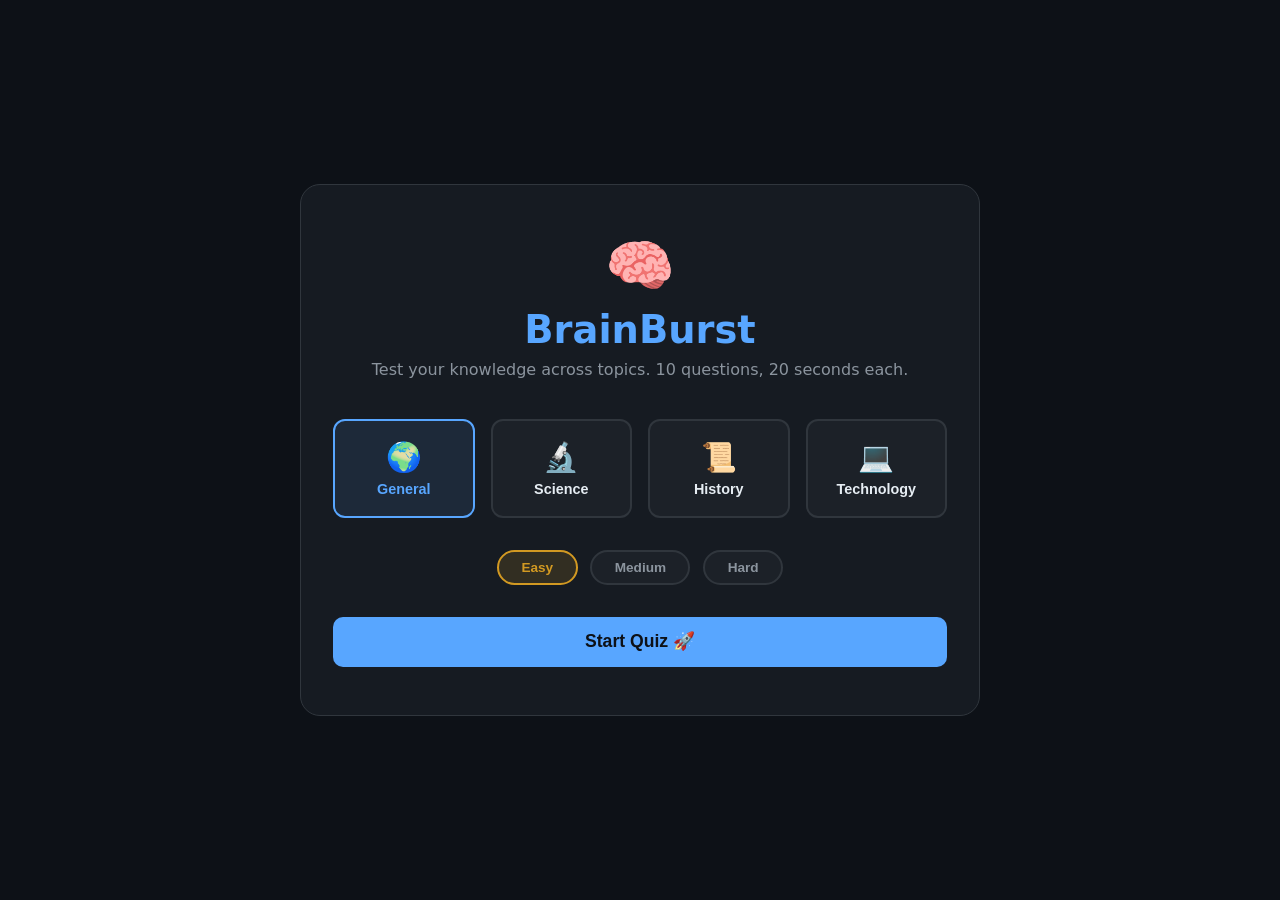
<file: javascriptfullstack/index.html>
<!DOCTYPE html>
<html lang="en">
<head>
  <meta charset="UTF-8" />
  <meta name="viewport" content="width=device-width, initial-scale=1.0"/>
  <title>BrainBurst – Quiz App</title>
  <style>
    * { margin: 0; padding: 0; box-sizing: border-box; }

    :root {
      --bg: #0d1117;
      --surface: #161b22;
      --card: #1c2128;
      --border: #30363d;
      --primary: #58a6ff;
      --green: #3fb950;
      --red: #f85149;
      --yellow: #d29922;
      --text: #e6edf3;
      --muted: #8b949e;
      --radius: 12px;
    }

    body {
      background: var(--bg);
      color: var(--text);
      font-family: 'Segoe UI', system-ui, sans-serif;
      min-height: 100vh;
      display: flex;
      align-items: center;
      justify-content: center;
      padding: 1rem;
    }

    .container {
      width: 100%;
      max-width: 680px;
    }

    /* ── Screens ── */
    .screen { display: none; }
    .screen.active { display: block; }

    /* ── Start Screen ── */
    .start-screen {
      text-align: center;
      background: var(--surface);
      border: 1px solid var(--border);
      border-radius: 20px;
      padding: 3rem 2rem;
    }

    .logo {
      font-size: 3.5rem;
      margin-bottom: 0.5rem;
    }

    .start-screen h1 {
      font-size: 2.4rem;
      font-weight: 800;
      color: var(--primary);
      margin-bottom: 0.5rem;
    }

    .start-screen p {
      color: var(--muted);
      margin-bottom: 2.5rem;
      font-size: 1rem;
    }

    .category-grid {
      display: grid;
      grid-template-columns: repeat(auto-fit, minmax(140px, 1fr));
      gap: 1rem;
      margin-bottom: 2rem;
    }

    .category-btn {
      background: var(--card);
      border: 2px solid var(--border);
      border-radius: var(--radius);
      padding: 1.2rem 0.8rem;
      color: var(--text);
      cursor: pointer;
      font-size: 0.9rem;
      font-weight: 600;
      transition: all 0.2s;
      text-align: center;
    }

    .category-btn .cat-icon { font-size: 1.8rem; display: block; margin-bottom: 0.4rem; }

    .category-btn:hover,
    .category-btn.selected {
      border-color: var(--primary);
      background: rgba(88, 166, 255, 0.1);
      color: var(--primary);
    }

    .difficulty-row {
      display: flex;
      gap: 0.8rem;
      justify-content: center;
      margin-bottom: 2rem;
    }

    .diff-btn {
      padding: 0.5rem 1.4rem;
      border-radius: 20px;
      border: 2px solid var(--border);
      background: var(--card);
      color: var(--muted);
      cursor: pointer;
      font-weight: 600;
      font-size: 0.85rem;
      transition: all 0.2s;
    }

    .diff-btn:hover { border-color: var(--yellow); color: var(--yellow); }
    .diff-btn.selected { border-color: var(--yellow); background: rgba(210,153,34,0.15); color: var(--yellow); }

    .btn-start {
      background: var(--primary);
      color: #0d1117;
      border: none;
      padding: 0.9rem 3rem;
      border-radius: 10px;
      font-size: 1.1rem;
      font-weight: 700;
      cursor: pointer;
      transition: opacity 0.2s, transform 0.2s;
      width: 100%;
    }

    .btn-start:hover { opacity: 0.88; transform: translateY(-2px); }

    /* ── Quiz Screen ── */
    .quiz-header {
      display: flex;
      justify-content: space-between;
      align-items: center;
      margin-bottom: 1.5rem;
      flex-wrap: wrap;
      gap: 0.5rem;
    }

    .q-counter {
      font-size: 0.85rem;
      color: var(--muted);
      font-weight: 600;
    }

    .score-badge {
      background: rgba(88,166,255,0.15);
      color: var(--primary);
      padding: 0.3rem 0.9rem;
      border-radius: 20px;
      font-weight: 700;
      font-size: 0.9rem;
    }

    .timer-bar-wrap {
      background: var(--border);
      border-radius: 4px;
      height: 6px;
      margin-bottom: 1.8rem;
      overflow: hidden;
    }

    .timer-bar {
      height: 100%;
      background: var(--primary);
      border-radius: 4px;
      transition: width 1s linear, background 0.3s;
    }

    .timer-text {
      text-align: right;
      font-size: 0.8rem;
      color: var(--muted);
      margin-top: 0.3rem;
      margin-bottom: 1rem;
    }

    .question-card {
      background: var(--surface);
      border: 1px solid var(--border);
      border-radius: 16px;
      padding: 2rem;
      margin-bottom: 1.5rem;
    }

    .question-label {
      font-size: 0.78rem;
      color: var(--primary);
      text-transform: uppercase;
      letter-spacing: 1px;
      font-weight: 700;
      margin-bottom: 0.8rem;
    }

    .question-text {
      font-size: 1.2rem;
      font-weight: 600;
      line-height: 1.55;
      color: var(--text);
    }

    .options-grid {
      display: grid;
      grid-template-columns: 1fr 1fr;
      gap: 0.9rem;
      margin-bottom: 1.5rem;
    }

    @media (max-width: 500px) {
      .options-grid { grid-template-columns: 1fr; }
    }

    .option-btn {
      background: var(--card);
      border: 2px solid var(--border);
      border-radius: var(--radius);
      padding: 1rem 1.2rem;
      color: var(--text);
      font-size: 0.95rem;
      font-weight: 500;
      cursor: pointer;
      text-align: left;
      transition: all 0.2s;
      display: flex;
      align-items: center;
      gap: 0.7rem;
    }

    .option-btn .opt-letter {
      width: 28px;
      height: 28px;
      border-radius: 50%;
      background: var(--border);
      display: flex;
      align-items: center;
      justify-content: center;
      font-size: 0.78rem;
      font-weight: 700;
      flex-shrink: 0;
      color: var(--muted);
    }

    .option-btn:hover:not(:disabled) {
      border-color: var(--primary);
      background: rgba(88,166,255,0.08);
    }

    .option-btn:hover:not(:disabled) .opt-letter {
      background: var(--primary);
      color: #0d1117;
    }

    .option-btn.correct {
      border-color: var(--green);
      background: rgba(63,185,80,0.12);
      color: var(--green);
    }

    .option-btn.correct .opt-letter {
      background: var(--green);
      color: #0d1117;
    }

    .option-btn.wrong {
      border-color: var(--red);
      background: rgba(248,81,73,0.12);
      color: var(--red);
    }

    .option-btn.wrong .opt-letter {
      background: var(--red);
      color: #fff;
    }

    .option-btn:disabled { cursor: not-allowed; opacity: 0.7; }

    .feedback-bar {
      text-align: center;
      font-size: 1rem;
      font-weight: 700;
      padding: 0.8rem;
      border-radius: 10px;
      margin-bottom: 1rem;
      display: none;
    }

    .feedback-bar.show { display: block; }
    .feedback-bar.correct-fb { background: rgba(63,185,80,0.15); color: var(--green); }
    .feedback-bar.wrong-fb  { background: rgba(248,81,73,0.15);  color: var(--red); }

    .btn-next {
      width: 100%;
      padding: 0.9rem;
      background: var(--primary);
      color: #0d1117;
      border: none;
      border-radius: 10px;
      font-size: 1rem;
      font-weight: 700;
      cursor: pointer;
      display: none;
      transition: opacity 0.2s;
    }

    .btn-next.show { display: block; }
    .btn-next:hover { opacity: 0.85; }

    /* ── Progress dots ── */
    .progress-dots {
      display: flex;
      gap: 6px;
      justify-content: center;
      margin-bottom: 1.5rem;
      flex-wrap: wrap;
    }

    .dot {
      width: 10px;
      height: 10px;
      border-radius: 50%;
      background: var(--border);
      transition: background 0.3s;
    }

    .dot.done-correct { background: var(--green); }
    .dot.done-wrong   { background: var(--red); }
    .dot.current      { background: var(--primary); }

    /* ── Result Screen ── */
    .result-screen {
      text-align: center;
      background: var(--surface);
      border: 1px solid var(--border);
      border-radius: 20px;
      padding: 3rem 2rem;
    }

    .result-emoji { font-size: 4rem; margin-bottom: 1rem; }

    .result-screen h2 {
      font-size: 2rem;
      font-weight: 800;
      margin-bottom: 0.5rem;
    }

    .result-screen p.subtitle {
      color: var(--muted);
      margin-bottom: 2rem;
    }

    .score-circle {
      width: 140px;
      height: 140px;
      border-radius: 50%;
      border: 6px solid var(--primary);
      display: flex;
      flex-direction: column;
      align-items: center;
      justify-content: center;
      margin: 0 auto 2rem;
    }

    .score-circle .big-score {
      font-size: 2.2rem;
      font-weight: 800;
      color: var(--primary);
      line-height: 1;
    }

    .score-circle .score-label {
      font-size: 0.75rem;
      color: var(--muted);
      margin-top: 0.2rem;
    }

    .stats-row {
      display: flex;
      justify-content: center;
      gap: 2rem;
      margin-bottom: 2rem;
      flex-wrap: wrap;
    }

    .stat-item { text-align: center; }
    .stat-item .val { font-size: 1.5rem; font-weight: 700; }
    .stat-item .lbl { font-size: 0.78rem; color: var(--muted); margin-top: 0.2rem; }
    .stat-item .val.g { color: var(--green); }
    .stat-item .val.r { color: var(--red); }
    .stat-item .val.y { color: var(--yellow); }

    .review-list {
      text-align: left;
      margin-bottom: 2rem;
      max-height: 280px;
      overflow-y: auto;
      display: flex;
      flex-direction: column;
      gap: 0.7rem;
    }

    .review-item {
      background: var(--card);
      border: 1px solid var(--border);
      border-radius: 10px;
      padding: 0.9rem 1.1rem;
      font-size: 0.88rem;
    }

    .review-item .ri-q { color: var(--muted); margin-bottom: 0.3rem; }
    .review-item .ri-a { font-weight: 600; }
    .review-item .ri-a.correct { color: var(--green); }
    .review-item .ri-a.wrong   { color: var(--red); }

    .btn-restart {
      background: var(--primary);
      color: #0d1117;
      border: none;
      padding: 0.9rem 3rem;
      border-radius: 10px;
      font-size: 1rem;
      font-weight: 700;
      cursor: pointer;
      width: 100%;
      transition: opacity 0.2s;
    }

    .btn-restart:hover { opacity: 0.85; }
  </style>
</head>
<body>
<div class="container">

  <!-- START SCREEN -->
  <div class="screen active" id="startScreen">
    <div class="start-screen">
      <div class="logo">🧠</div>
      <h1>BrainBurst</h1>
      <p>Test your knowledge across topics. 10 questions, 20 seconds each.</p>

      <div class="category-grid" id="categoryGrid">
        <button class="category-btn selected" data-cat="general">
          <span class="cat-icon">🌍</span> General
        </button>
        <button class="category-btn" data-cat="science">
          <span class="cat-icon">🔬</span> Science
        </button>
        <button class="category-btn" data-cat="history">
          <span class="cat-icon">📜</span> History
        </button>
        <button class="category-btn" data-cat="tech">
          <span class="cat-icon">💻</span> Technology
        </button>
      </div>

      <div class="difficulty-row" id="diffRow">
        <button class="diff-btn selected" data-diff="easy">Easy</button>
        <button class="diff-btn" data-diff="medium">Medium</button>
        <button class="diff-btn" data-diff="hard">Hard</button>
      </div>

      <button class="btn-start" id="btnStart">Start Quiz 🚀</button>
    </div>
  </div>

  <!-- QUIZ SCREEN -->
  <div class="screen" id="quizScreen">
    <div class="quiz-header">
      <span class="q-counter" id="qCounter">Question 1 of 10</span>
      <span class="score-badge" id="scoreBadge">Score: 0</span>
    </div>

    <div class="progress-dots" id="progressDots"></div>

    <div class="timer-bar-wrap">
      <div class="timer-bar" id="timerBar"></div>
    </div>
    <div class="timer-text" id="timerText">20s</div>

    <div class="question-card">
      <div class="question-label" id="questionLabel">General · Easy</div>
      <div class="question-text" id="questionText"></div>
    </div>

    <div class="options-grid" id="optionsGrid"></div>

    <div class="feedback-bar" id="feedbackBar"></div>
    <button class="btn-next" id="btnNext">Next Question →</button>
  </div>

  <!-- RESULT SCREEN -->
  <div class="screen" id="resultScreen">
    <div class="result-screen">
      <div class="result-emoji" id="resultEmoji">🎉</div>
      <h2 id="resultTitle">Well Done!</h2>
      <p class="subtitle" id="resultSubtitle">Here's how you did:</p>

      <div class="score-circle">
        <div class="big-score" id="finalScore">0/10</div>
        <div class="score-label">Score</div>
      </div>

      <div class="stats-row">
        <div class="stat-item">
          <div class="val g" id="statCorrect">0</div>
          <div class="lbl">✅ Correct</div>
        </div>
        <div class="stat-item">
          <div class="val r" id="statWrong">0</div>
          <div class="lbl">❌ Wrong</div>
        </div>
        <div class="stat-item">
          <div class="val y" id="statTime">0s</div>
          <div class="lbl">⏱ Avg Time</div>
        </div>
        <div class="stat-item">
          <div class="val" id="statPct" style="color:var(--primary)">0%</div>
          <div class="lbl">📊 Accuracy</div>
        </div>
      </div>

      <div class="review-list" id="reviewList"></div>

      <button class="btn-restart" id="btnRestart">Play Again 🔄</button>
    </div>
  </div>

</div>

<script>
  // ── Question Bank ──
  const questionBank = {
    general: {
      easy: [
        { q: "What is the capital city of France?", opts: ["Berlin", "Madrid", "Paris", "Rome"], ans: 2 },
        { q: "How many continents are there on Earth?", opts: ["5", "6", "7", "8"], ans: 2 },
        { q: "Which planet is known as the Red Planet?", opts: ["Venus", "Mars", "Jupiter", "Saturn"], ans: 1 },
        { q: "What is the largest ocean on Earth?", opts: ["Atlantic", "Indian", "Arctic", "Pacific"], ans: 3 },
        { q: "How many sides does a hexagon have?", opts: ["5", "6", "7", "8"], ans: 1 },
        { q: "What color is the sky on a clear day?", opts: ["Green", "Yellow", "Blue", "White"], ans: 2 },
        { q: "Which animal is known as the King of the Jungle?", opts: ["Tiger", "Elephant", "Lion", "Cheetah"], ans: 2 },
        { q: "How many hours are in a day?", opts: ["12", "20", "24", "48"], ans: 2 },
        { q: "What is the boiling point of water in Celsius?", opts: ["90°C", "95°C", "100°C", "110°C"], ans: 2 },
        { q: "Which country is known as the Land of the Rising Sun?", opts: ["China", "Japan", "Korea", "Thailand"], ans: 1 },
      ],
      medium: [
        { q: "What is the smallest country in the world?", opts: ["Monaco", "San Marino", "Vatican City", "Liechtenstein"], ans: 2 },
        { q: "Who painted the Mona Lisa?", opts: ["Michelangelo", "Raphael", "Leonardo da Vinci", "Donatello"], ans: 2 },
        { q: "What is the currency of Japan?", opts: ["Yuan", "Won", "Yen", "Ringgit"], ans: 2 },
        { q: "Which is the longest river in the world?", opts: ["Amazon", "Yangtze", "Mississippi", "Nile"], ans: 3 },
        { q: "In which year did World War II end?", opts: ["1943", "1944", "1945", "1946"], ans: 2 },
        { q: "What is the chemical symbol for gold?", opts: ["Gd", "Go", "Au", "Ag"], ans: 2 },
        { q: "How many bones are in the adult human body?", opts: ["196", "206", "216", "226"], ans: 1 },
        { q: "Which planet has the most moons?", opts: ["Jupiter", "Saturn", "Uranus", "Neptune"], ans: 1 },
        { q: "What language has the most native speakers?", opts: ["English", "Spanish", "Hindi", "Mandarin Chinese"], ans: 3 },
        { q: "Which element has the atomic number 1?", opts: ["Helium", "Oxygen", "Hydrogen", "Carbon"], ans: 2 },
      ],
      hard: [
        { q: "What is the capital of Burkina Faso?", opts: ["Dakar", "Ouagadougou", "Bamako", "Niamey"], ans: 1 },
        { q: "Which treaty ended World War I?", opts: ["Treaty of Paris", "Treaty of Versailles", "Treaty of Utrecht", "Treaty of Vienna"], ans: 1 },
        { q: "What is the rarest blood type?", opts: ["AB-", "O-", "B-", "A-"], ans: 0 },
        { q: "In what year was the Magna Carta signed?", opts: ["1215", "1315", "1415", "1515"], ans: 0 },
        { q: "What is the speed of light in km/s?", opts: ["200,000", "250,000", "300,000", "350,000"], ans: 2 },
        { q: "Which country has the most UNESCO World Heritage Sites?", opts: ["China", "Spain", "Italy", "France"], ans: 2 },
        { q: "What is the chemical formula for table salt?", opts: ["NaCl", "KCl", "CaCl2", "MgCl2"], ans: 0 },
        { q: "Which ocean is the deepest?", opts: ["Atlantic", "Indian", "Pacific", "Arctic"], ans: 2 },
        { q: "What is the half-life of Carbon-14?", opts: ["2,730 years", "5,730 years", "10,730 years", "15,730 years"], ans: 1 },
        { q: "Who wrote 'Crime and Punishment'?", opts: ["Tolstoy", "Chekhov", "Dostoevsky", "Turgenev"], ans: 2 },
      ]
    },
    science: {
      easy: [
        { q: "What gas do plants absorb from the atmosphere?", opts: ["Oxygen", "Nitrogen", "Carbon Dioxide", "Hydrogen"], ans: 2 },
        { q: "What force keeps us on the ground?", opts: ["Magnetism", "Gravity", "Friction", "Tension"], ans: 1 },
        { q: "What is H2O commonly known as?", opts: ["Salt", "Sugar", "Water", "Acid"], ans: 2 },
        { q: "How many planets are in our Solar System?", opts: ["7", "8", "9", "10"], ans: 1 },
        { q: "What organ pumps blood through the body?", opts: ["Liver", "Lungs", "Brain", "Heart"], ans: 3 },
        { q: "What is the center of an atom called?", opts: ["Electron", "Proton", "Nucleus", "Neutron"], ans: 2 },
        { q: "Which vitamin does sunlight provide?", opts: ["Vitamin A", "Vitamin B", "Vitamin C", "Vitamin D"], ans: 3 },
        { q: "What is the hardest natural substance?", opts: ["Gold", "Iron", "Diamond", "Platinum"], ans: 2 },
        { q: "What type of energy does the sun produce?", opts: ["Nuclear", "Chemical", "Kinetic", "Solar"], ans: 0 },
        { q: "What is the powerhouse of the cell?", opts: ["Nucleus", "Ribosome", "Mitochondria", "Golgi body"], ans: 2 },
      ],
      medium: [
        { q: "What is the chemical symbol for iron?", opts: ["Ir", "In", "Fe", "Ie"], ans: 2 },
        { q: "What is the most abundant gas in Earth's atmosphere?", opts: ["Oxygen", "Carbon Dioxide", "Argon", "Nitrogen"], ans: 3 },
        { q: "How many chromosomes do humans have?", opts: ["23", "44", "46", "48"], ans: 2 },
        { q: "What is the unit of electrical resistance?", opts: ["Volt", "Watt", "Ohm", "Ampere"], ans: 2 },
        { q: "Which planet has the Great Red Spot?", opts: ["Mars", "Saturn", "Neptune", "Jupiter"], ans: 3 },
        { q: "What is the process by which plants make food?", opts: ["Respiration", "Photosynthesis", "Digestion", "Osmosis"], ans: 1 },
        { q: "What does DNA stand for?", opts: ["Deoxyribonucleic Acid", "Diribonucleic Acid", "Deoxyribose Acid", "Dextronucleic Acid"], ans: 0 },
        { q: "Which planet is closest to the Sun?", opts: ["Venus", "Earth", "Mars", "Mercury"], ans: 3 },
        { q: "What is the pH of pure water?", opts: ["5", "6", "7", "8"], ans: 2 },
        { q: "What type of wave is sound?", opts: ["Transverse", "Electromagnetic", "Longitudinal", "Surface"], ans: 2 },
      ],
      hard: [
        { q: "What is the Schwarzschild radius?", opts: ["Radius of a neutron star", "Event horizon of a black hole", "Distance to nearest star", "Radius of the observable universe"], ans: 1 },
        { q: "Which subatomic particle has no charge?", opts: ["Proton", "Electron", "Neutron", "Positron"], ans: 2 },
        { q: "What is the SI unit of luminous intensity?", opts: ["Lumen", "Lux", "Candela", "Watt"], ans: 2 },
        { q: "What is Avogadro's number approximately?", opts: ["6.02 × 10²²", "6.02 × 10²³", "6.02 × 10²⁴", "6.02 × 10²⁵"], ans: 1 },
        { q: "Which law states energy cannot be created or destroyed?", opts: ["Newton's First Law", "Ohm's Law", "First Law of Thermodynamics", "Boyle's Law"], ans: 2 },
        { q: "What particle is exchanged in electromagnetic interactions?", opts: ["Gluon", "W boson", "Photon", "Graviton"], ans: 2 },
        { q: "What is the name of the process where a solid becomes gas directly?", opts: ["Evaporation", "Condensation", "Sublimation", "Deposition"], ans: 2 },
        { q: "What is the half-life of Uranium-238?", opts: ["4.5 million years", "4.5 billion years", "45 million years", "450 million years"], ans: 1 },
        { q: "What quantum number describes the shape of an orbital?", opts: ["Principal", "Magnetic", "Spin", "Azimuthal"], ans: 3 },
        { q: "What is the name of the force carrier for the strong nuclear force?", opts: ["Photon", "W boson", "Gluon", "Z boson"], ans: 2 },
      ]
    },
    history: {
      easy: [
        { q: "Who was the first President of the United States?", opts: ["Abraham Lincoln", "Thomas Jefferson", "George Washington", "John Adams"], ans: 2 },
        { q: "In which year did the Titanic sink?", opts: ["1910", "1911", "1912", "1913"], ans: 2 },
        { q: "Which ancient wonder was located in Egypt?", opts: ["Colosseum", "Parthenon", "Great Pyramid of Giza", "Stonehenge"], ans: 2 },
        { q: "Who was the first man to walk on the moon?", opts: ["Buzz Aldrin", "Yuri Gagarin", "Neil Armstrong", "John Glenn"], ans: 2 },
        { q: "Which empire built the Colosseum?", opts: ["Greek", "Ottoman", "Roman", "Byzantine"], ans: 2 },
        { q: "In which country did the French Revolution take place?", opts: ["England", "France", "Italy", "Germany"], ans: 1 },
        { q: "What ancient civilization built the pyramids?", opts: ["Roman", "Greek", "Mesopotamian", "Egyptian"], ans: 3 },
        { q: "Who discovered America in 1492?", opts: ["Amerigo Vespucci", "Vasco da Gama", "Christopher Columbus", "Ferdinand Magellan"], ans: 2 },
        { q: "In which year did World War I begin?", opts: ["1912", "1913", "1914", "1915"], ans: 2 },
        { q: "Who was the famous leader of the Indian independence movement?", opts: ["Nehru", "Bose", "Gandhi", "Ambedkar"], ans: 2 },
      ],
      medium: [
        { q: "Which civilization invented writing (cuneiform)?", opts: ["Egyptians", "Romans", "Sumerians", "Greeks"], ans: 2 },
        { q: "What was the name of the first artificial satellite?", opts: ["Apollo", "Vostok", "Sputnik", "Explorer"], ans: 2 },
        { q: "The Berlin Wall fell in which year?", opts: ["1987", "1988", "1989", "1990"], ans: 2 },
        { q: "Who wrote the Communist Manifesto?", opts: ["Lenin", "Engels & Marx", "Stalin", "Trotsky"], ans: 1 },
        { q: "The Renaissance began in which country?", opts: ["France", "Germany", "Spain", "Italy"], ans: 3 },
        { q: "Which pharaoh was discovered in the tomb KV62?", opts: ["Ramesses II", "Tutankhamun", "Akhenaten", "Thutmose III"], ans: 1 },
        { q: "Who was the first Emperor of China?", opts: ["Wu Zetian", "Genghis Khan", "Qin Shi Huang", "Kublai Khan"], ans: 2 },
        { q: "The Hundred Years' War was fought between which two countries?", opts: ["England & Spain", "France & Germany", "England & France", "Spain & Portugal"], ans: 2 },
        { q: "Which city was the capital of the Byzantine Empire?", opts: ["Rome", "Athens", "Constantinople", "Alexandria"], ans: 2 },
        { q: "In which year did India gain independence?", opts: ["1945", "1946", "1947", "1948"], ans: 2 },
      ],
      hard: [
        { q: "What year was the Battle of Hastings?", opts: ["1055", "1066", "1077", "1088"], ans: 1 },
        { q: "Who was the last Tsar of Russia?", opts: ["Alexander III", "Nicholas I", "Alexander II", "Nicholas II"], ans: 3 },
        { q: "The Peloponnesian War was fought between which two city-states?", opts: ["Athens & Sparta", "Corinth & Thebes", "Athens & Corinth", "Sparta & Macedonia"], ans: 0 },
        { q: "In which year was the Magna Carta signed?", opts: ["1205", "1215", "1225", "1235"], ans: 1 },
        { q: "Which explorer first circumnavigated the globe?", opts: ["Columbus", "Da Gama", "Magellan's expedition", "Drake"], ans: 2 },
        { q: "What was the name of the Aztec capital city?", opts: ["Cuzco", "Tenochtitlan", "Chichen Itza", "Tikal"], ans: 1 },
        { q: "Who succeeded Julius Caesar as Roman Emperor?", opts: ["Nero", "Augustus", "Caligula", "Claudius"], ans: 1 },
        { q: "In which year did the Ottoman Empire fall?", opts: ["1918", "1920", "1922", "1924"], ans: 2 },
        { q: "What was the name of the first successful powered airplane?", opts: ["Spirit of St. Louis", "Wright Flyer", "Kitty Hawk", "Biplane I"], ans: 1 },
        { q: "Which dynasty built the Great Wall of China?", opts: ["Han", "Tang", "Ming", "Song"], ans: 2 },
      ]
    },
    tech: {
      easy: [
        { q: "What does 'WWW' stand for?", opts: ["World Wide Web", "World Width Web", "Wide World Web", "Web World Wide"], ans: 0 },
        { q: "What does 'CPU' stand for?", opts: ["Central Process Unit", "Central Processing Unit", "Computer Processing Unit", "Central Processor Unit"], ans: 1 },
        { q: "Which company created the iPhone?", opts: ["Samsung", "Google", "Apple", "Microsoft"], ans: 2 },
        { q: "What programming language is known as the language of the web?", opts: ["Python", "Java", "JavaScript", "C++"], ans: 2 },
        { q: "What does 'USB' stand for?", opts: ["Universal Serial Bus", "Universal System Bus", "United Serial Bus", "Universal Signal Base"], ans: 0 },
        { q: "What is the most popular search engine?", opts: ["Bing", "Yahoo", "Google", "DuckDuckGo"], ans: 2 },
        { q: "What does 'HTML' stand for?", opts: ["Hyper Transfer Markup Language", "Hyper Text Markup Language", "High Text Markup Language", "Hyper Text Making Language"], ans: 1 },
        { q: "What is a byte made of?", opts: ["4 bits", "6 bits", "8 bits", "16 bits"], ans: 2 },
        { q: "Which company owns Android?", opts: ["Apple", "Microsoft", "Samsung", "Google"], ans: 3 },
        { q: "What does 'AI' stand for?", opts: ["Automated Intelligence", "Artificial Intelligence", "Advanced Intelligence", "Applied Intelligence"], ans: 1 },
      ],
      medium: [
        { q: "What does 'RAM' stand for?", opts: ["Random Access Memory", "Read Access Memory", "Rapid Access Memory", "Random Assigned Memory"], ans: 0 },
        { q: "Which programming language was created by Guido van Rossum?", opts: ["Ruby", "Perl", "Python", "Java"], ans: 2 },
        { q: "What does 'CSS' stand for?", opts: ["Computer Style Sheets", "Cascading Style Sheets", "Creative Style Sheets", "Coded Style Sheets"], ans: 1 },
        { q: "Which company developed the Java programming language?", opts: ["Microsoft", "IBM", "Sun Microsystems", "Oracle"], ans: 2 },
        { q: "What is the default port for HTTPS?", opts: ["80", "443", "8080", "22"], ans: 1 },
        { q: "What does 'SQL' stand for?", opts: ["Structured Query Language", "Standard Query Language", "Simple Query Language", "System Query Language"], ans: 0 },
        { q: "In which year was the first iPhone released?", opts: ["2005", "2006", "2007", "2008"], ans: 2 },
        { q: "What does 'API' stand for?", opts: ["Application Process Interface", "Application Programming Interface", "Applied Program Interface", "Automated Programming Interface"], ans: 1 },
        { q: "Which data structure uses LIFO order?", opts: ["Queue", "Linked List", "Stack", "Tree"], ans: 2 },
        { q: "What is the binary representation of the number 10?", opts: ["1000", "1001", "1010", "1100"], ans: 2 },
      ],
      hard: [
        { q: "What does 'SOLID' stand for in software engineering?", opts: ["A design pattern", "5 object-oriented design principles", "A type of database", "A framework"], ans: 1 },
        { q: "What is the time complexity of binary search?", opts: ["O(n)", "O(n²)", "O(log n)", "O(n log n)"], ans: 2 },
        { q: "What is a race condition in programming?", opts: ["When code runs too fast", "When two threads access shared data concurrently causing unexpected results", "A performance benchmark", "When memory overflows"], ans: 1 },
        { q: "What does 'HTTPS' use to encrypt data?", opts: ["RSA only", "MD5", "TLS/SSL", "AES only"], ans: 2 },
        { q: "What is the CAP theorem in distributed systems?", opts: ["You can achieve consistency, availability, and partition tolerance simultaneously", "You can only guarantee two of: consistency, availability, partition tolerance", "A network routing algorithm", "A database indexing strategy"], ans: 1 },
        { q: "What is a Turing-complete language?", opts: ["A language that can compile to machine code", "A language that can simulate any Turing machine", "A language with no bugs", "A language approved by Alan Turing"], ans: 1 },
        { q: "What does 'DNS' stand for?", opts: ["Dynamic Network System", "Domain Name System", "Distributed Network Service", "Domain Node Server"], ans: 1 },
        { q: "What is the purpose of a mutex in concurrent programming?", opts: ["To increase speed", "To prevent multiple threads from accessing a resource simultaneously", "To allocate memory", "To handle errors"], ans: 1 },
        { q: "What is memoization?", opts: ["Storing function results to avoid redundant computation", "A memory management technique", "A type of caching hardware", "A form of compression"], ans: 0 },
        { q: "What does 'ORM' stand for?", opts: ["Object Relational Mapping", "Object Resource Manager", "Online Reference Model", "Output Rendering Module"], ans: 0 },
      ]
    }
  };

  // ── State ──
  let selectedCategory = 'general';
  let selectedDifficulty = 'easy';
  let questions = [];
  let currentIndex = 0;
  let score = 0;
  let timer = null;
  let timeLeft = 20;
  let timePerQuestion = [];
  let questionStartTime = 0;
  let answered = false;
  let results = [];

  const TOTAL = 10;
  const TIME_LIMIT = 20;

  // ── DOM ──
  const startScreen  = document.getElementById('startScreen');
  const quizScreen   = document.getElementById('quizScreen');
  const resultScreen = document.getElementById('resultScreen');

  // ── Category Selection ──
  document.getElementById('categoryGrid').addEventListener('click', e => {
    const btn = e.target.closest('.category-btn');
    if (!btn) return;
    document.querySelectorAll('.category-btn').forEach(b => b.classList.remove('selected'));
    btn.classList.add('selected');
    selectedCategory = btn.dataset.cat;
  });

  // ── Difficulty Selection ──
  document.getElementById('diffRow').addEventListener('click', e => {
    const btn = e.target.closest('.diff-btn');
    if (!btn) return;
    document.querySelectorAll('.diff-btn').forEach(b => b.classList.remove('selected'));
    btn.classList.add('selected');
    selectedDifficulty = btn.dataset.diff;
  });

  // ── Start Quiz ──
  document.getElementById('btnStart').addEventListener('click', startQuiz);

  function startQuiz() {
    const pool = questionBank[selectedCategory][selectedDifficulty];
    questions = [...pool].sort(() => Math.random() - 0.5).slice(0, TOTAL);
    currentIndex = 0;
    score = 0;
    results = [];
    timePerQuestion = [];

    showScreen('quizScreen');
    buildDots();
    loadQuestion();
  }

  // ── Build Progress Dots ──
  function buildDots() {
    const container = document.getElementById('progressDots');
    container.innerHTML = '';
    for (let i = 0; i < TOTAL; i++) {
      const dot = document.createElement('div');
      dot.classList.add('dot');
      if (i === 0) dot.classList.add('current');
      dot.id = `dot-${i}`;
      container.appendChild(dot);
    }
  }

  function updateDot(index, status) {
    const dot = document.getElementById(`dot-${index}`);
    if (!dot) return;
    dot.classList.remove('current', 'done-correct', 'done-wrong');
    dot.classList.add(status);
  }

  // ── Load Question ──
  function loadQuestion() {
    answered = false;
    timeLeft = TIME_LIMIT;
    questionStartTime = Date.now();

    const q = questions[currentIndex];
    const letters = ['A', 'B', 'C', 'D'];

    document.getElementById('qCounter').textContent = `Question ${currentIndex + 1} of ${TOTAL}`;
    document.getElementById('scoreBadge').textContent = `Score: ${score}`;
    document.getElementById('questionLabel').textContent = `${capitalize(selectedCategory)} · ${capitalize(selectedDifficulty)}`;
    document.getElementById('questionText').textContent = q.q;

    const feedback = document.getElementById('feedbackBar');
    feedback.className = 'feedback-bar';
    feedback.textContent = '';

    const btnNext = document.getElementById('btnNext');
    btnNext.className = 'btn-next';
    btnNext.textContent = currentIndex === TOTAL - 1 ? 'See Results 🏁' : 'Next Question →';

    // Options
    const grid = document.getElementById('optionsGrid');
    grid.innerHTML = '';
    q.opts.forEach((opt, i) => {
      const btn = document.createElement('button');
      btn.classList.add('option-btn');
      btn.innerHTML = `<span class="opt-letter">${letters[i]}</span>${opt}`;
      btn.addEventListener('click', () => selectAnswer(i));
      grid.appendChild(btn);
    });

    // Update current dot
    if (currentIndex > 0) updateDot(currentIndex - 1, results[currentIndex - 1].correct ? 'done-correct' : 'done-wrong');
    updateDot(currentIndex, 'current');

    startTimer();
  }

  // ── Timer ──
  function startTimer() {
    clearInterval(timer);
    updateTimerUI();
    timer = setInterval(() => {
      timeLeft--;
      updateTimerUI();
      if (timeLeft <= 0) {
        clearInterval(timer);
        autoFail();
      }
    }, 1000);
  }

  function updateTimerUI() {
    const pct = (timeLeft / TIME_LIMIT) * 100;
    const bar = document.getElementById('timerBar');
    bar.style.width = pct + '%';
    bar.style.background = timeLeft <= 5 ? 'var(--red)' : timeLeft <= 10 ? 'var(--yellow)' : 'var(--primary)';
    document.getElementById('timerText').textContent = `${timeLeft}s`;
  }

  function autoFail() {
    if (answered) return;
    answered = true;
    const q = questions[currentIndex];
    const timeTaken = Math.round((Date.now() - questionStartTime) / 1000);
    timePerQuestion.push(timeTaken);

    results.push({ q: q.q, correct: false, chosen: -1, correctAns: q.opts[q.ans] });

    const btns = document.querySelectorAll('.option-btn');
    btns.forEach(b => b.disabled = true);
    btns[q.ans].classList.add('correct');

    showFeedback(false, "⏰ Time's up! No answer selected.");
    document.getElementById('btnNext').classList.add('show');
  }

  // ── Select Answer ──
  function selectAnswer(index) {
    if (answered) return;
    answered = true;
    clearInterval(timer);

    const timeTaken = Math.round((Date.now() - questionStartTime) / 1000);
    timePerQuestion.push(timeTaken);

    const q = questions[currentIndex];
    const btns = document.querySelectorAll('.option-btn');
    btns.forEach(b => b.disabled = true);

    const isCorrect = index === q.ans;

    if (isCorrect) {
      score++;
      btns[index].classList.add('correct');
      showFeedback(true, '✅ Correct!');
    } else {
      btns[index].classList.add('wrong');
      btns[q.ans].classList.add('correct');
      showFeedback(false, `❌ Wrong! Correct answer: ${q.opts[q.ans]}`);
    }

    results.push({ q: q.q, correct: isCorrect, chosen: index, correctAns: q.opts[q.ans], chosenAns: q.opts[index] });
    document.getElementById('scoreBadge').textContent = `Score: ${score}`;
    document.getElementById('btnNext').classList.add('show');
  }

  function showFeedback(correct, msg) {
    const bar = document.getElementById('feedbackBar');
    bar.textContent = msg;
    bar.className = `feedback-bar show ${correct ? 'correct-fb' : 'wrong-fb'}`;
  }

  // ── Next Question ──
  document.getElementById('btnNext').addEventListener('click', () => {
    currentIndex++;
    if (currentIndex >= TOTAL) {
      showResults();
    } else {
      loadQuestion();
    }
  });

  // ── Results ──
  function showResults() {
    updateDot(TOTAL - 1, results[TOTAL - 1].correct ? 'done-correct' : 'done-wrong');

    const correct = results.filter(r => r.correct).length;
    const wrong = TOTAL - correct;
    const pct = Math.round((correct / TOTAL) * 100);
    const avgTime = Math.round(timePerQuestion.reduce((a, b) => a + b, 0) / timePerQuestion.length);

    let emoji = '😞', title = 'Keep Practicing!';
    if (pct >= 90) { emoji = '🏆'; title = 'Outstanding!'; }
    else if (pct >= 70) { emoji = '🎉'; title = 'Great Job!'; }
    else if (pct >= 50) { emoji = '👍'; title = 'Good Effort!'; }
    else if (pct >= 30) { emoji = '💪'; title = 'Keep Going!'; }

    document.getElementById('resultEmoji').textContent = emoji;
    document.getElementById('resultTitle').textContent = title;
    document.getElementById('resultSubtitle').textContent = `${capitalize(selectedCategory)} · ${capitalize(selectedDifficulty)}`;
    document.getElementById('finalScore').textContent = `${correct}/${TOTAL}`;
    document.getElementById('statCorrect').textContent = correct;
    document.getElementById('statWrong').textContent = wrong;
    document.getElementById('statTime').textContent = avgTime + 's';
    document.getElementById('statPct').textContent = pct + '%';

    // Review list
    const reviewList = document.getElementById('reviewList');
    reviewList.innerHTML = '';
    results.forEach((r, i) => {
      const div = document.createElement('div');
      div.classList.add('review-item');
      div.innerHTML = `
        <div class="ri-q">Q${i + 1}: ${r.q}</div>
        <div class="ri-a ${r.correct ? 'correct' : 'wrong'}">
          ${r.correct ? '✅' : '❌'} ${r.correct ? r.correctAns : `You chose: ${r.chosen === -1 ? 'No answer' : r.chosenAns} · Correct: ${r.correctAns}`}
        </div>
      `;
      reviewList.appendChild(div);
    });

    showScreen('resultScreen');
  }

  // ── Restart ──
  document.getElementById('btnRestart').addEventListener('click', () => {
    showScreen('startScreen');
  });

  // ── Helpers ──
  function showScreen(id) {
    document.querySelectorAll('.screen').forEach(s => s.classList.remove('active'));
    document.getElementById(id).classList.add('active');
  }

  function capitalize(str) {
    return str.charAt(0).toUpperCase() + str.slice(1);
  }
</script>
</body>
</html>
</file>
